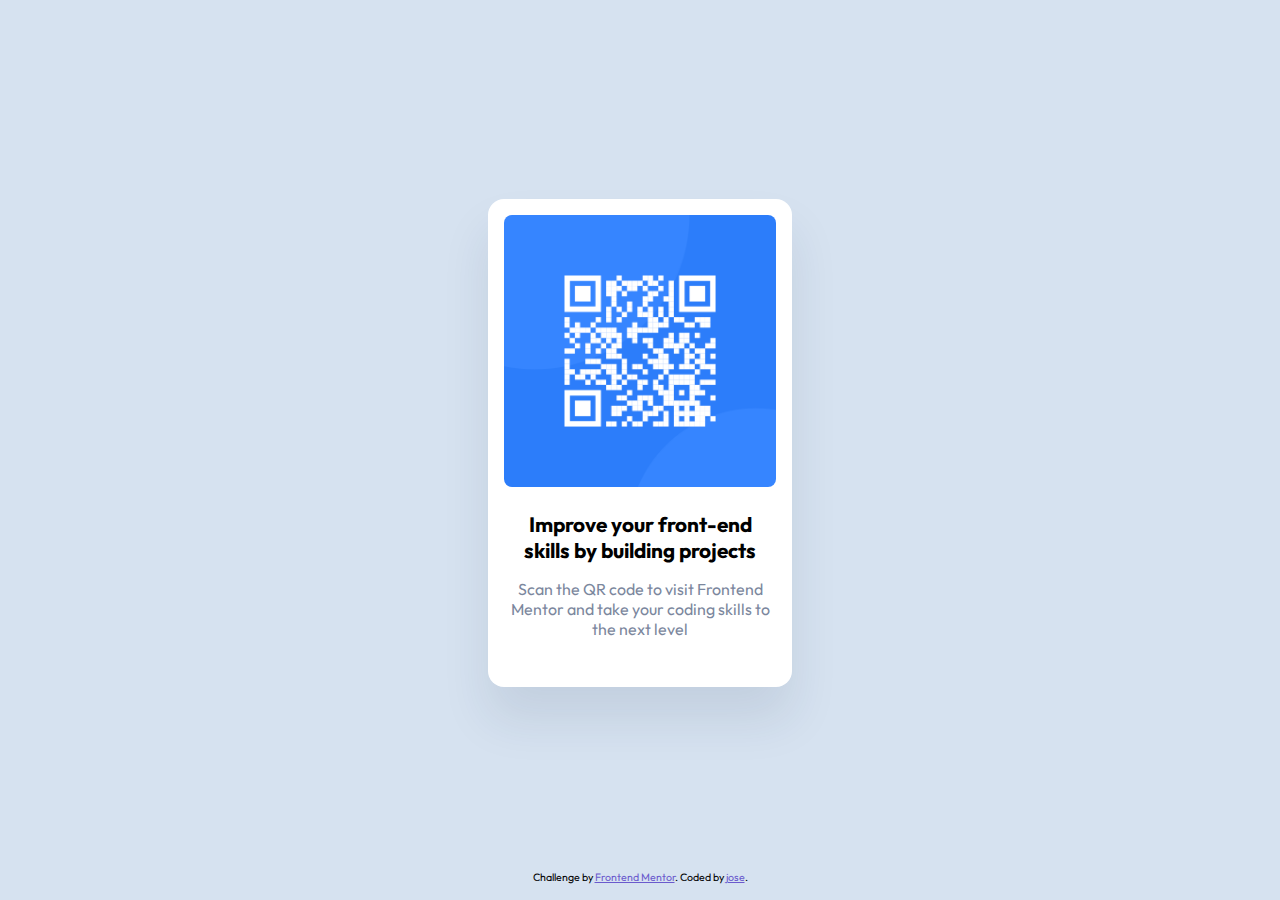
<file: qr-code-component-main/index.html>
<!DOCTYPE html>
<html lang="en">
<head>
  <meta charset="UTF-8">
  <meta name="viewport" content="width=device-width, initial-scale=1.0"> <!-- displays site properly based on user's device -->

  <link rel="icon" type="image/png" sizes="32x32" href="./images/favicon-32x32.png">
  <link rel="stylesheet" href="styles.css">
  
  <title>Frontend Mentor | QR code component</title>
</head>
<body>

  <main>
    <div class="card">
      <img src="images/image-qr-code.png">
      <h1>Improve your front-end skills by building projects</h1>
      <p>Scan the QR code to visit Frontend Mentor and take your coding skills to the next level</p>
    </div>
  </main>
  
  <footer>
    <div class="attribution">
      Challenge by <a href="https://www.frontendmentor.io?ref=challenge" target="_blank">Frontend Mentor</a>. 
      Coded by <a href="https://jagur.dev">jose</a>.
    </div>
  </footer>

</body>
</html>
</file>
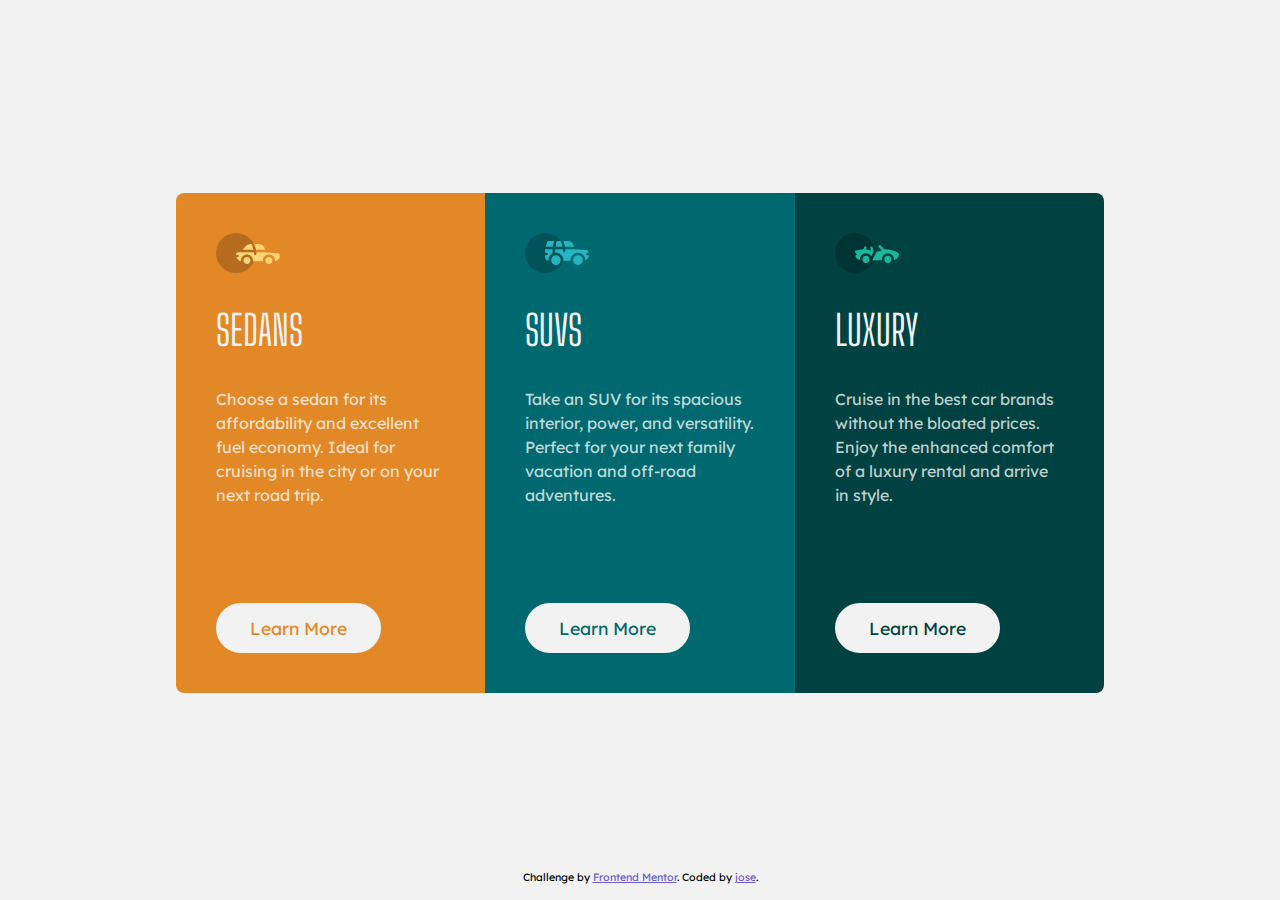
<file: frontendmentor/3-column-preview-card-component-main/index.html>
<!DOCTYPE html>
<html lang="en">
<head>
  <meta charset="UTF-8">
  <meta name="viewport" content="width=device-width, initial-scale=1.0"> <!-- displays site properly based on user's device -->

  <link rel="stylesheet" href="style.css">
  <link rel="icon" type="image/png" sizes="32x32" href="./images/favicon-32x32.png">
  
  <title>Frontend Mentor | 3-column preview card component</title>
</head>
<body>

  <main>
    <section class="card-deck">

      <article class="card sedans">
        <img src="images/icon-sedans.svg" alt="">
        <h2>Sedans</h2>
        <p>Choose a sedan for its affordability and excellent fuel economy. Ideal for cruising in the city or on your next road trip.</p>
        <button>Learn More</button>
      </article>

      <article class="card suvs">
        <img src="images/icon-suvs.svg" alt="">
        <h2>SUVs</h2>
        <p>Take an SUV for its spacious interior, power, and versatility. Perfect for your next family vacation and off-road adventures.</p>
        <button>Learn More</button>
      </article>

      <article class="card luxury">
        <img src="images/icon-luxury.svg" alt="">
        <h2>Luxury</h2>
        <p>Cruise in the best car brands without the bloated prices. Enjoy the enhanced comfort of a luxury rental and arrive in style.</p>
        <button>Learn More</button>
      </article>

    </section>
  </main>
  
  <footer class="attribution">
    <p>Challenge by <a href="https://www.frontendmentor.io?ref=challenge" target="_blank">Frontend Mentor</a>.
      Coded by <a href="https://jagur.dev">jose</a>.<p>
  </footer>

</body>
</html>
</file>
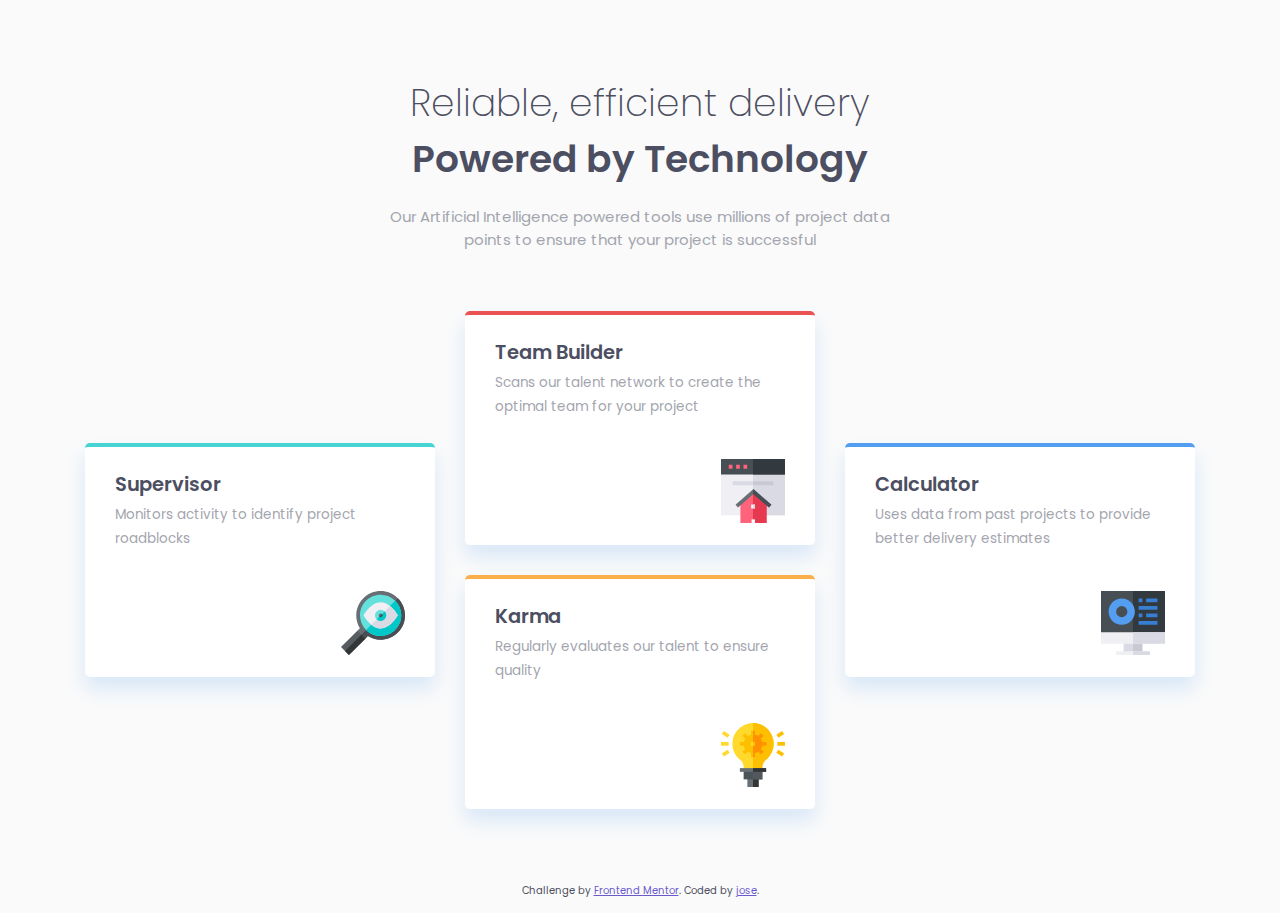
<file: frontendmentor/four-card-feature-section-master/index.html>
<!DOCTYPE html>
<html lang="en">
<head>
  <meta charset="UTF-8">
  <meta name="viewport" content="width=device-width, initial-scale=1.0"> <!-- displays site properly based on user's device -->

  <link rel="icon" type="image/png" sizes="32x32" href="./images/favicon-32x32.png">
  <link rel="stylesheet" href="style.css">
  
  <title>Frontend Mentor | Four card feature section</title>
</head>
<body>

  <div class="main-wrapper">
  <header>
    <h1>Reliable, efficient delivery <strong>Powered by Technology</strong></h1>
    <p>Our Artificial Intelligence powered tools use millions of project data points to ensure that your project is successful</p>
  </header>
  
  <main>
    <section class="card-deck">

      <article class="card cyan">
        <h2>Supervisor</h2>
        <p>Monitors activity to identify project roadblocks</p>
        <img src="images/icon-supervisor.svg" alt="">
      </article>

      <article class="card red">
        <h2>Team Builder</h2>
        <p>Scans our talent network to create the optimal team for your project</p>
        <img src="images/icon-team-builder.svg" alt="">
      </article>

      <article class="card orange">
        <h2>Karma</h2>
        <p>Regularly evaluates our talent to ensure quality</p>
        <img src="images/icon-karma.svg" alt="">
      </article>

      <article class="card blue">
        <h2>Calculator</h2>
        <p>Uses data from past projects to provide better delivery estimates</p>
        <img src="images/icon-calculator.svg" alt="">
      </article>

    </section>
  </main>
  </div>
  
  <footer class="attribution">
    <p>Challenge by <a href="https://www.frontendmentor.io?ref=challenge" target="_blank">Frontend Mentor</a>.
      Coded by <a href="https://jagur.dev">jose</a>.<p>
  </footer>
</body>
</html>
</file>
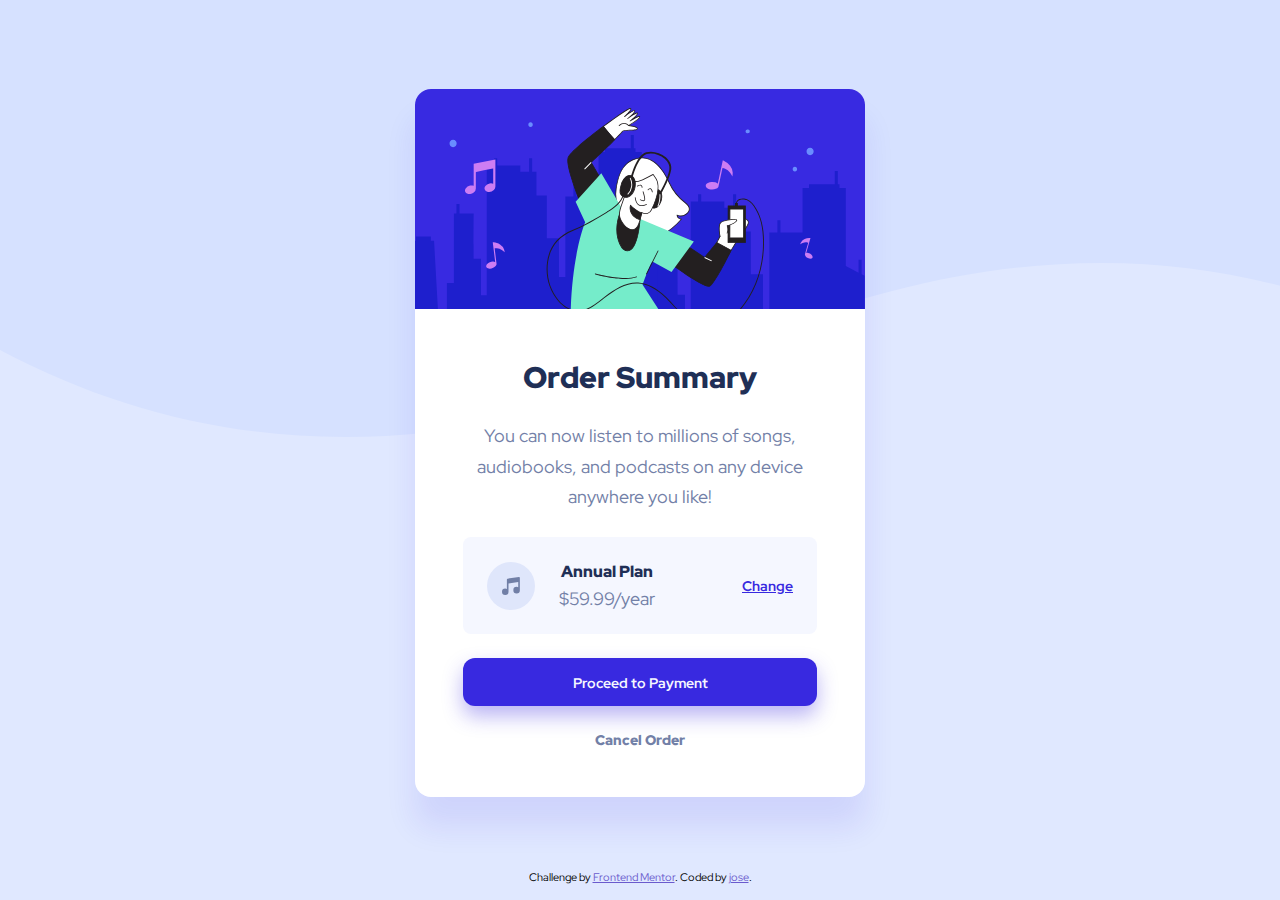
<file: frontendmentor/order-summary-component-main/index.html>
<!DOCTYPE html>
<html lang="en">
<head>
  <meta charset="UTF-8">
  <meta name="viewport" content="width=device-width, initial-scale=1.0"> <!-- displays site properly based on user's device -->

  <link rel="icon" type="image/png" sizes="32x32" href="./images/favicon-32x32.png">
  <link rel="stylesheet" href="styles.css">
  
  <title>Frontend Mentor | Order summary card</title>
</head>
<body>

  <main>
    <div class="card">
      <img src="images/illustration-hero.svg" alt="">

      <div class="summary">
        <h1>Order Summary</h1>
        <p>You can now listen to millions of songs, audiobooks, and podcasts on any device anywhere you like!</p>

        <div class="plan">
          <img src="images/icon-music.svg" alt="An icon of a music symbol">
          <div class="plan-details">
            <h2>Annual Plan</h2>
            <p>$59.99/year</p>
          </div>
          <a href="">Change</a>
        </div>

        <button>Proceed to Payment</button>
        <a href="">Cancel Order</a>
      </div>
    </div>
  </main>

  <footer>
    <div class="attribution">
      Challenge by <a href="https://www.frontendmentor.io?ref=challenge" target="_blank">Frontend Mentor</a>. 
      Coded by <a href="https://jagur.dev">jose</a>.
    </div>
  </footer>
</body>
</html>
</file>
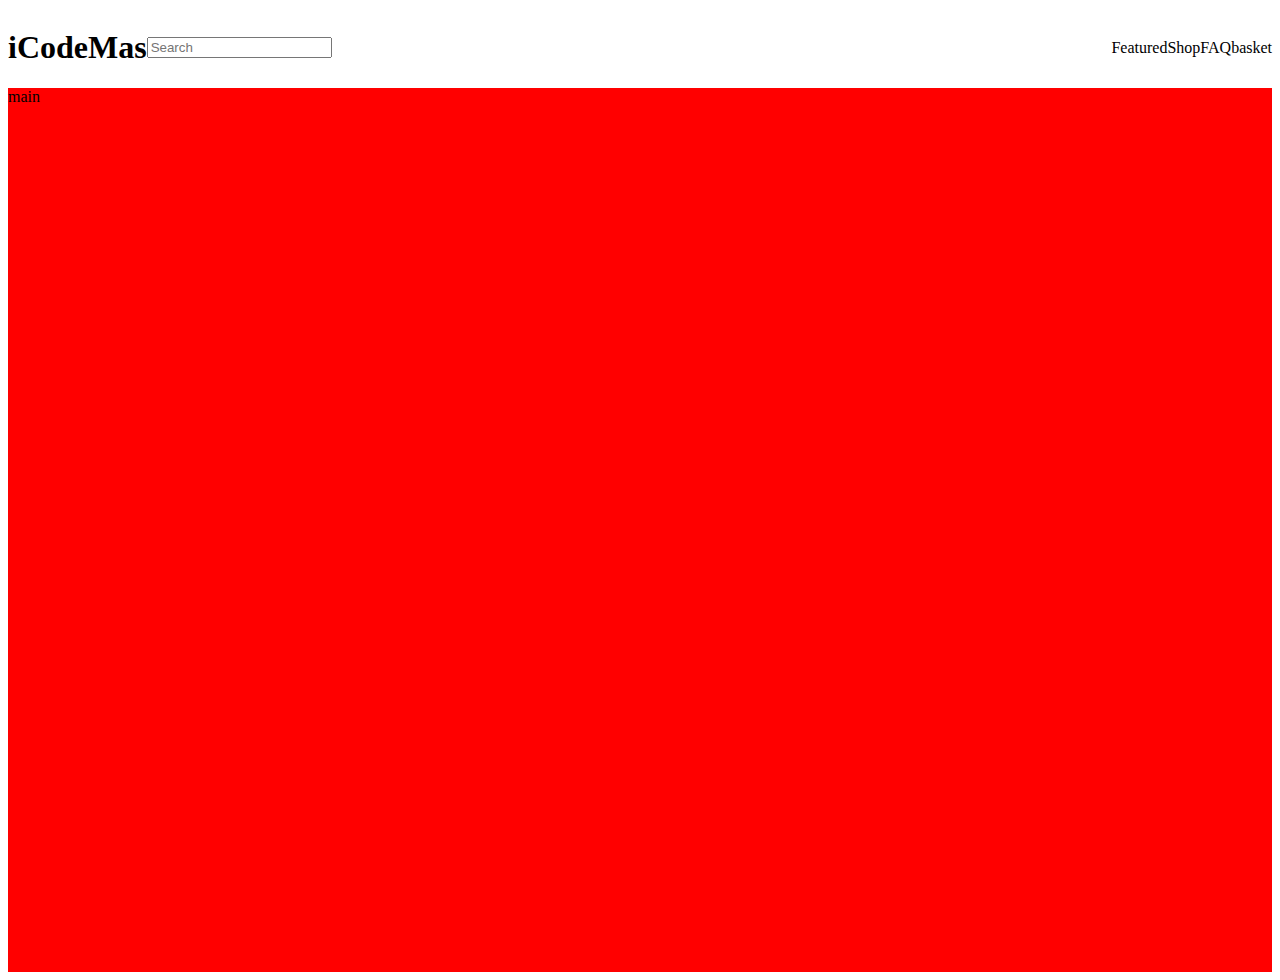
<file: icodethis/2023-12-07/index.html>
<html>

<head>
    <meta charset="UTF-8">
    <meta name="viewport" content="width=device-width, initial-scale=1.0">

    <link rel="stylesheet" href="styles.css" />
    <script src="scripts.js" defer></script>
</head>

<!-- Change code below this line -->
<body>
  <nav>
    <div class="nav-section">
      <h1>iCodeMas</h1>
      <input name="search" placeholder="Search">
    </div>
    <div class="nav-section">
      <ul class="nav-links">
        <li>Featured</li>
        <li>Shop</li>
        <li>FAQ</li>
      </ul>
      <p>basket</p>
    </div>
  </nav>
  <main>
    main
  </main>
</body>
<!-- Change code above this line -->

</html>
</file>
<file: qr-code-component-main/styles.css>
@import url('https://fonts.googleapis.com/css2?family=Outfit:wght@400;700&display=swap');

:root {
  --hsl-white: 0, 0%, 100%;
  --hsl-light-gray: 212, 45%, 89%;
  --hsl-gray-blue: 220, 15%, 55%;
  --hsl-dark-blue: 218, 44%, 22%;

  --white: hsl(var(--hsl-white));
  --surface: hsl(var(--hsl-light-gray));
  --text-1: hsl(var(--hsl-gray-blue));
}

/* RESET */
*,
*::before,
*::after {
  box-sizing: border-box;
}

* {
  margin: 0;
  font: inherit;
}

img,
svg {
  display: block;
  max-width: 100%;
}

/* BODY */

body {
  font-family: 'Outfit', sans-serif;
  background-color: var(--surface);
  height: 100vh;
  display: flex;
  flex-direction: column;
  padding-block: 1rem;
}

/* MAIN */

main {
  height: 100%;
  display: grid;
  place-items: center;
}

/* CARD */

.card {
  --border-radius: 1rem;

  background-color: var(--white);
  padding: 1rem;
  padding-bottom: 3rem;
  max-width: 19rem;
  display: flex;
  flex-direction: column;
  text-align: center;
  border-radius: var(--border-radius);
  box-shadow: 0 2rem 3rem hsla(var(--hsl-dark-blue), 0.1);

  & img {
    margin-bottom: 1.5rem;
    border-radius: calc(var(--border-radius) / 2);
  }

  & h1 {
    font-size: 1.3rem;
    font-weight: 700;
    margin-bottom: 1rem;
  }

  & p {
    color: var(--text-1)
  }
}

/* FOOTER */

footer {
  justify-self: flex-end;
  font-size: 0.666rem;
  text-align: center;
  
  & a {
    color: slateblue;
  }
}
</file>
<file: frontendmentor/3-column-preview-card-component-main/style.css>
@import url('https://fonts.googleapis.com/css2?family=Big+Shoulders+Display:wght@700&family=Lexend+Deca&display=swap');

:root {
  --bright-orange-hsl: 31, 77%, 52%;
  --dark-cyan-hsl: 184, 100%, 22%;
  --very-dark-cyan-hsl: 179, 100%, 13%;
  --transparent-white-hsla: 0, 0%, 100%, 0.75;
  --very-light-gray-hsl: 0, 0%, 95%;

  /* Color Theme */
  --surface-orange: hsl(var(--bright-orange-hsl));
  --surface-cyan: hsl(var(--dark-cyan-hsl));
  --surface-dark-cyan: hsl(var(--very-dark-cyan-hsl));
  --surface-neutral: hsl(var(--very-light-gray-hsl));

  --text-1: var(--surface-neutral);
  --text-2: hsla(var(--transparent-white-hsla));

  /* Font Theme */
  --font-sans: 'Lexend Deca', sans-serif;
  --font-display: 'Big Shoulders Display', sans-serif;

  /* Line Height */
  --font-lineheight-1: 1.25;
  --font-lineheight-2: 1.5;

  /* Font Sizes */
  --font-size-1: 1rem;
  --font-size-2: 1.1rem;
  --font-size-3: 2.6rem;
}

/* RESET */
*,
*::before,
*::after {
  box-sizing: border-box;
}

* {
  margin: 0;
  font: inherit;
}

img,
svg {
  display: block;
  max-width: 100%;
}

button {
  border: none;
}

/* BODY */

body {
  min-height: 100vh;
  display: grid;
  grid-template-rows: 1fr auto;
  justify-items: center;
  padding: 1rem;
  font-family: var(--font-sans);
  font-size: var(--font-size-1);
  background: var(--surface-neutral);
}

/* MAIN */

main {
  display: grid;
  place-items: center;
  max-width: 58rem;
  padding-block: 4rem;
}

/* CARD-DECK */

.card-deck {
  display: grid;
  border-radius: 0.5rem;
  overflow: hidden;

  @media (min-width: 750px) {
    grid-template-columns: repeat(3, 1fr);
  }
}

/* CARD */

.card {
  padding: 2.5rem;
  display: grid;
  gap: 2rem;

  & h2 {
    color: var(--text-1);
    font-family: var(--font-display);
    font-size: var(--font-size-3);
    text-transform: uppercase;
  }

  & p {
    color: var(--text-2);
    line-height: var(--font-lineheight-2);
  }

  & button {
    width: fit-content;

    @media (min-width: 800px) {
      margin-top: 4rem;
    }
  }

  &.sedans {
    background: var(--surface-orange);
  }

  &.suvs {
    background: var(--surface-cyan);
  }
  
  &.luxury {
    background: var(--surface-dark-cyan);
  }
}

/* BUTTON */

button {
  font-size: var(--font-size-1);
  padding: 0.75rem 2rem;
  border-radius: 2rem;
  background: var(--surface-neutral);
  border: 2px solid var(--text-1);

  .sedans & {
    color: var(--surface-orange);
  }

  .suvs & {
    color: var(--surface-cyan);
  }

  .luxury & {
    color: var(--surface-dark-cyan);
  }

  &:hover,
  &:focus {
    color: var(--text-1);
    background: none;
    cursor: pointer; 
  }

  @media (min-width: 800px) {
    font-size: var(--font-size-2);
  }
}

/* FOOTER */

footer {
  font-size: 0.666rem;
  
  & a {
    color: slateblue;
  }
}
</file>
<file: frontendmentor/four-card-feature-section-master/style.css>
@import url('https://fonts.googleapis.com/css2?family=Poppins:wght@200;400;600&display=swap');

:root {
  --red-hsl: 0, 78%, 62%;
  --cyan-hsl: 180, 62%, 55%;
  --orange-hsl: 34, 97%, 64%;
  --blue-hsl: 212, 86%, 64%;
  --very-dark-blue-hsl: 234, 12%, 34%;
  --grayish-blue-hsl: 229, 6%, 66%;
  --very-light-gray-hsl: 0, 0%, 98%;

  /* Color Theme */
  --text-1: hsl(var(--very-dark-blue-hsl));
  --text-2: hsl(var(--grayish-blue-hsl));

  --surface-1: white;
  --surface-2: hsl(var(--very-light-gray-hsl));

  --accent-red: hsl(var(--red-hsl));
  --accent-cyan: hsl(var(--cyan-hsl));
  --accent-orange: hsl(var(--orange-hsl));
  --accent-blue: hsl(var(--blue-hsl));

  /* Font Theme */
  --font-sans: Poppins, sans-serif;

  /* Font Weights */
  --font-weight-2: 200;
  --font-weight-4: 400;
  --font-weight-6: 600;

  /* Line Height */
  --line-height-1: 1.25;
  --line-height-2: 1.75;

  /* Font Sizes */
  --font-size-0: 0.9rem; 
  --font-size-1: 1rem;
  --font-size-2: 1.3rem;

  /* Fluid Font Sizes */
  --font-size-fluid-1: clamp(1rem, 2vw, 1.5rem);
  --font-size-fluid-2: clamp(1.5rem, 3.5vw, 2.5rem);
}

html {
  background-color: var(--surface-2);
  font-family: var(--font-sans);
  font-size: 15px;
  color: var(--text-1);
}

/* RESET */
*,
*::before,
*::after {
  box-sizing: border-box;
}

* {
  margin: 0;
  font: inherit;
}

img,
svg {
  display: block;
  max-width: 100%;
}

button {
  border: none;
}

/* BODY */
body {
  min-height: 100vh;
  padding-block: 5rem 1rem;
  padding-inline: 2rem;
  display: grid;
  grid-template-rows: 1fr auto;
}

/* MAIN-WRAPPER */
.main-wrapper {
  display: grid;
  justify-items: center;
  align-content: start;
  gap: 4rem;
  margin-bottom: 5rem;
}

/* HEADER */
header {
  text-align: center;
  max-width: 58ch;
  display: grid;
  gap: 2ch;

  & p {
    color: var(--text-2);
  }
}

h1 {
  font-size: var(--font-size-fluid-2);
  font-weight: var(--font-weight-2);

  & strong {
    font-weight: var(--font-weight-6);
  }

  & strong::before {
    content: "";
    display: block;
  }
}

/* MAIN */
main {
  container: main / inline-size;
  width: 100%;
  display: grid;
  justify-items: center;
}

/* CARD-DECK */
.card-deck {
  display: grid;
  gap: 2rem;
  container: card-deck / inline-size;
  width: 100%;
  max-width: 74rem;

  /* TWO-ROW LAYOUT */
  @container (28rem < width < 60rem) {
    grid-template-columns: 1fr 1fr;
  }

  /* DIAMOND LAYOUT */
  @container (width >= 60rem) {
    grid-template-columns: repeat(3, 1fr);
    grid-template-rows: repeat(2, 1fr);
    align-items: center;

    > :nth-child(1),
    > :nth-child(4) {
      grid-row: span 2;
    }

    > :nth-child(2) {
      grid-area: 1 / 2;
    }

    > :nth-child(3) {
      grid-area: 2 / 2;
    }
  }
}

/* CARD */
.card {
  min-height: clamp(23ch, 23cqi, 26ch);
  background-color: var(--surface-1);
  display: grid;
  gap: 0.5ch;
  padding: 1.5rem 2rem;
  grid-template-rows: auto auto 1fr;
  border-top: 4px solid;
  border-radius: 5px;
  box-shadow: 0px 12px 20px hsla(var(--blue-hsl), 0.2);

  & h2 {
    font-size: var(--font-size-2);
    font-weight: var(--font-weight-6);
  }

  & p {
    color: var(--text-2);
    font-size: var(--font-size-0);
    line-height: var(--line-height-2);
  }

  & img {
    place-self: end;
  }

  &.red {
    border-color: var(--accent-red);
  }

  &.cyan {
    border-color: var(--accent-cyan);
  }

  &.orange {
    border-color: var(--accent-orange);
  }

  &.blue {
    border-color: var(--accent-blue);
  }
}

/* ATTRIBUTION */
.attribution {
  font-size: 0.666rem;
  text-align: center;

  & a {
    color: slateblue;
  }
}
</file>
<file: frontendmentor/order-summary-component-main/styles.css>
@import url('https://fonts.googleapis.com/css2?family=Outfit:wght@400;700&family=Red+Hat+Display:wght@500;700;900&display=swap');

:root {
  --pale-blue-hsl: 225, 100%, 94%;
  --bright-blue-hsl: 245, 75%, 52%;
  --very-pale-blue-hsl: 225, 100%, 98%;
  --desaturated-blue-hsl: 224, 23%, 55%;
  --dark-blue-hsl: 223, 47%, 23%;

  /* Color theme */
  --brand: hsl(var(--bright-blue-hsl));
  --brand-soft: hsla(var(--bright-blue-hsl), 0.7);

  --text-1: hsl(var(--dark-blue-hsl));
  --text-2: hsl(var(--desaturated-blue-hsl));

  --surface-1: white;
  --surface-2: hsl(var(--very-pale-blue-hsl));
  --surface-3: hsl(var(--pale-blue-hsl));

  /* Font sizes */
  --font-size-0: 0.9rem;
  --font-size-1: 1rem;
  --font-size-2: 1.1rem;
  --font-size-3: 1.25rem;
  --font-size-4: 1.5rem;
  --font-size-5: 1.9rem;
}

/* RESET */
*,
*::before,
*::after {
  box-sizing: border-box;
}

* {
  margin: 0;
  font: inherit;
}

img,
svg {
  display: block;
  max-width: 100%;
}

button {
  border: none;
}

/* BODY */

body {
  font-family: 'Red Hat Display', sans-serif;
  height: 100vh;
  background: repeat-x url('images/pattern-background-desktop.svg') var(--surface-3);
  display: flex;
  flex-flow: column;
  padding-block: 1rem;
}

/* MAIN */

main {
  height: 100%;
  display: grid;
  place-items: center;
  margin-inline: 2rem;
}

/* CARD */

.card {
  --border-radius: 1rem;

  background-color: var(--surface-1);
  max-width: 450px; /* size of hero illustration */
  border-radius: var(--border-radius);
  color: var(--text-1);
  text-align: center;
  box-shadow: 0px 30px 30px hsla(var(--bright-blue-hsl), 0.1);

  > img {
    border-radius: var(--border-radius) var(--border-radius) 0 0;
  }

  & h1,
    h2 {
      font-weight: 900; 
    }

  & h1 {
    font-size: var(--font-size-5);

    @media (max-width: 480px) {
      font-size: var(--font-size-4);
    }
  }

  & h2 {
    @media (max-width: 480px) {
      font-size: var(--font-size-0);
    }
  }

  & p {
    color: var(--text-2);
    font-size: var(--font-size-2);

    @media (max-width: 480px) {
      font-size: var(--font-size-1);
    }
  }
}

.card .summary {
  padding: 3rem;
  display: flex;
  flex-direction: column;
  gap: 1.5rem;

  @media (max-width: 480px) {
    padding: 2rem;
  }

  > p {
    line-height: 1.75;
  }

  > a {
    text-decoration: none;
    font-size: var(--font-size-0);
    font-weight: 900;
    color: var(--text-2);
  }

  > a:hover {
    color: black;
  }
}

.card .plan {
  background-color: var(--surface-2);
  padding: 1.5rem;
  display: flex;
  align-items: center;
  gap: 1.5rem;
  border-radius: 0.5rem;

  @media (max-width: 480px) {
    padding: 1rem;
    gap: 1rem;
  }

  .plan-details {
    display: flex;
    flex-flow: column;
    justify-content: space-between;
    gap: 0.3rem;
    margin-right: auto;
  }

  & p {
    @media (max-width: 480px) {
      font-size: var(--font-size-0);
    }
  }

  & a {
    font-size: var(--font-size-0);
    font-weight: 700;
    color: var(--brand);

    @media (max-width: 480px) {
      font-size: var(--font-size-0);
    }
  }

  & a:hover {
    text-decoration: none;
    color: var(--brand-soft);
  }
}

/* ELEMENTS */

button {
  background-color: var(--brand);
  height: 3rem;
  color: var(--surface-2);
  font-weight: 700;
  font-size: var(--font-size-0);
  border-radius: 0.75rem;

  box-shadow: 0px 10px 20px hsla(var(--bright-blue-hsl), 0.35);
}

button:hover {
  cursor: pointer;
  background-color: var(--brand-soft);
}

/* FOOTER */

footer {
  justify-self: flex-end;
  font-size: 0.666rem;
  text-align: center;
  
  & a {
    color: slateblue;
  }
}
</file>
<file: icodethis/2023-12-07/styles.css>
body {
  
}

nav {
  display: flex;
  justify-content: space-between;
}

.nav-section {
  display: flex;
  align-items: center;
}

.nav-links {
  list-style: none;
  display: flex;
}

main {
  background-color: red;
  height: 100%;
}
</file>
